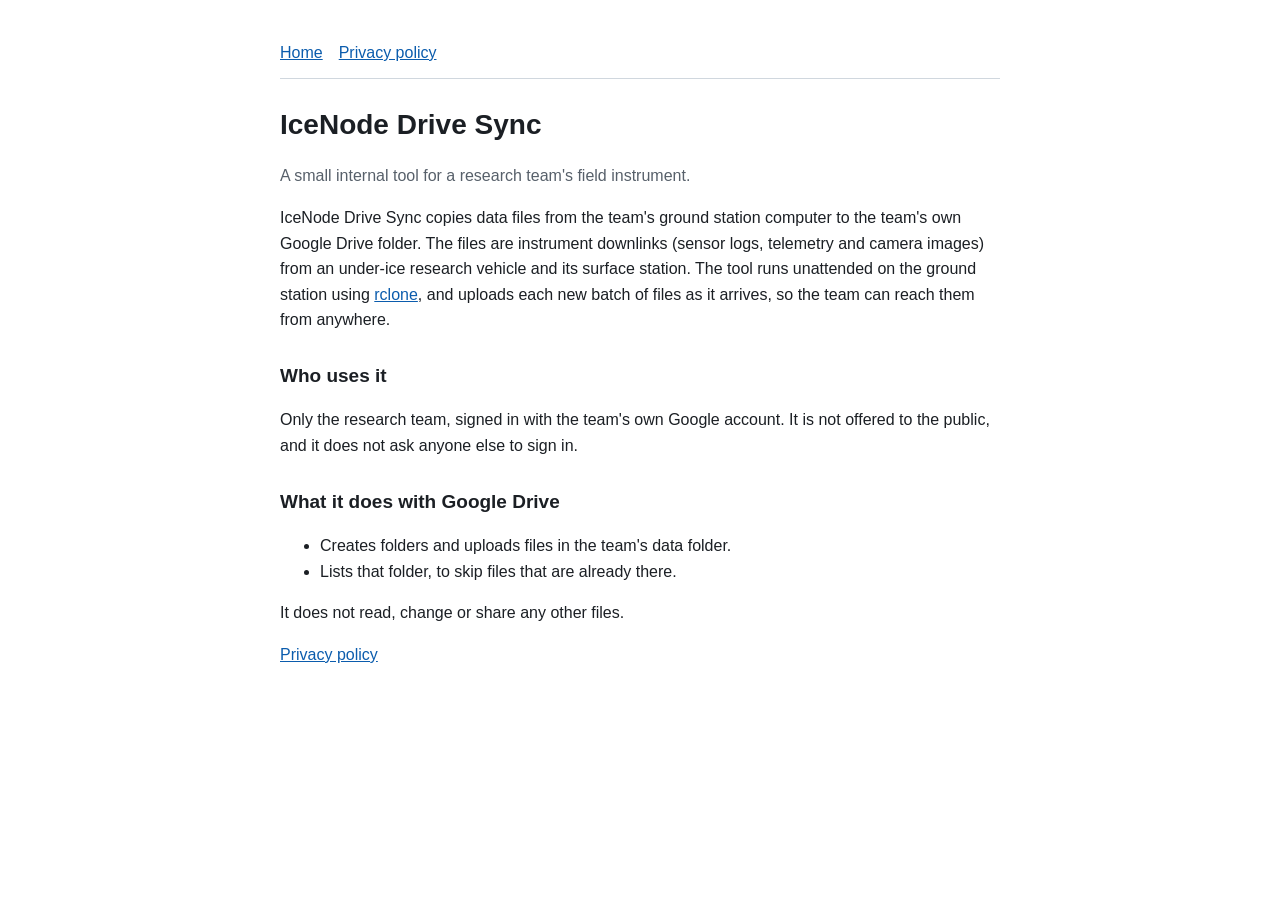
<file: index.html>
<!doctype html><html lang="en"><head><meta charset="utf-8"><meta name="viewport" content="width=device-width,initial-scale=1">
<title>IceNode Drive Sync</title><link rel="stylesheet" href="style.css"></head><body><main>
<nav><a href="./">Home</a><a href="privacy.html">Privacy policy</a></nav>
<h1>IceNode Drive Sync</h1>
<p class="muted">A small internal tool for a research team's field instrument.</p>
<p>IceNode Drive Sync copies data files from the team's ground station computer to the team's own Google Drive folder.
The files are instrument downlinks (sensor logs, telemetry and camera images) from an under-ice research vehicle and its
surface station. The tool runs unattended on the ground station using <a href="https://rclone.org/">rclone</a>, and
uploads each new batch of files as it arrives, so the team can reach them from anywhere.</p>
<h2>Who uses it</h2>
<p>Only the research team, signed in with the team's own Google account. It is not offered to the public, and it does not
ask anyone else to sign in.</p>
<h2>What it does with Google Drive</h2>
<ul><li>Creates folders and uploads files in the team's data folder.</li>
<li>Lists that folder, to skip files that are already there.</li></ul>
<p>It does not read, change or share any other files.</p>
<p><a href="privacy.html">Privacy policy</a></p>
</main></body></html>
</file>
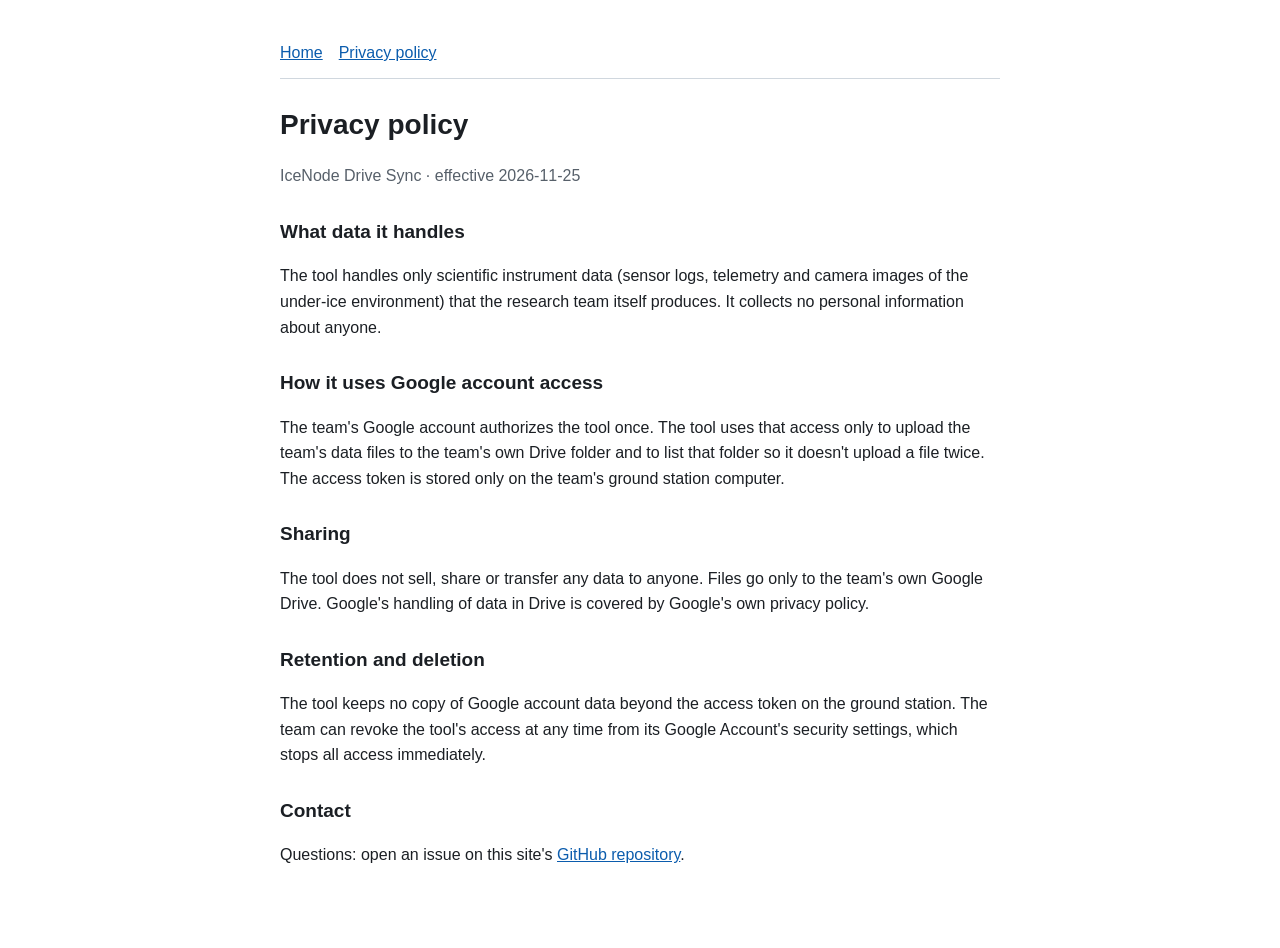
<file: privacy.html>
<!doctype html><html lang="en"><head><meta charset="utf-8"><meta name="viewport" content="width=device-width,initial-scale=1">
<title>Privacy Policy</title><link rel="stylesheet" href="style.css"></head><body><main>
<nav><a href="./">Home</a><a href="privacy.html">Privacy policy</a></nav>
<h1>Privacy policy</h1>
<p class="muted">IceNode Drive Sync · effective 2026-11-25</p>
<h2>What data it handles</h2>
<p>The tool handles only scientific instrument data (sensor logs, telemetry and camera images of the under-ice
environment) that the research team itself produces. It collects no personal information about anyone.</p>
<h2>How it uses Google account access</h2>
<p>The team's Google account authorizes the tool once. The tool uses that access only to upload the team's data files to
the team's own Drive folder and to list that folder so it doesn't upload a file twice. The access token is stored only on
the team's ground station computer.</p>
<h2>Sharing</h2>
<p>The tool does not sell, share or transfer any data to anyone. Files go only to the team's own Google Drive. Google's
handling of data in Drive is covered by Google's own privacy policy.</p>
<h2>Retention and deletion</h2>
<p>The tool keeps no copy of Google account data beyond the access token on the ground station. The team can revoke the
tool's access at any time from its Google Account's security settings, which stops all access immediately.</p>
<h2>Contact</h2>
<p>Questions: open an issue on this site's <a href="https://github.com/raudie/icenode-drive-sync/issues">GitHub repository</a>.</p>
</main></body></html>
</file>
<file: style.css>
:root{--bg:#fff;--fg:#1b1f24;--muted:#57606a;--line:#d0d7de;--accent:#0b5cad}
@media (prefers-color-scheme:dark){:root{--bg:#0d1117;--fg:#e6edf3;--muted:#9aa4af;--line:#30363d;--accent:#58a6ff}}
body{margin:0;background:var(--bg);color:var(--fg);font:16px/1.6 -apple-system,BlinkMacSystemFont,"Segoe UI",Helvetica,Arial,sans-serif}
main{max-width:720px;margin:0 auto;padding:40px 16px 64px}
h1{font-size:28px;margin:0 0 8px}h2{font-size:19px;margin:28px 0 6px}
p,li{color:var(--fg)}.muted{color:var(--muted)}a{color:var(--accent)}
nav{display:flex;gap:16px;border-bottom:1px solid var(--line);padding-bottom:12px;margin-bottom:24px}
</file>
